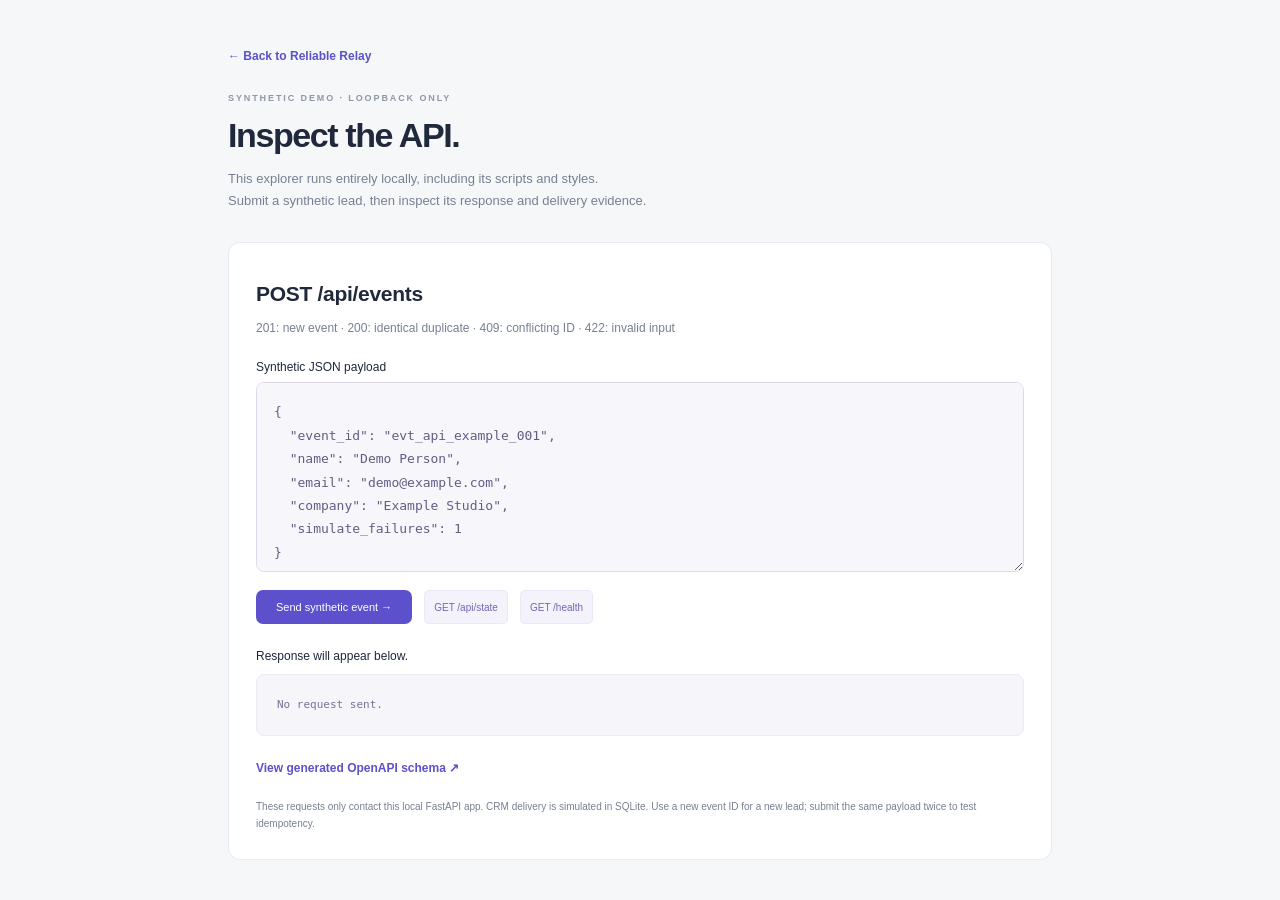
<file: static/api.html>
<!doctype html><html lang="en"><head><meta charset="utf-8"><meta name="viewport" content="width=device-width,initial-scale=1"><title>Reliable Relay · Local API explorer</title><link rel="stylesheet" href="/static/style.css"><script src="/static/docs.js" defer></script></head><body><main style="max-width:900px"><a class="primary-link" href="/">← Back to Reliable Relay</a><section class="hero" style="margin-top:30px"><div><div class="eyebrow">SYNTHETIC DEMO · LOOPBACK ONLY</div><h1>Inspect the API.</h1><p>This explorer runs entirely locally, including its scripts and styles.<br>Submit a synthetic lead, then inspect its response and delivery evidence.</p></div></section><div class="card evidence-card"><h2>POST /api/events</h2><p>201: new event · 200: identical duplicate · 409: conflicting ID · 422: invalid input</p><label for="payload" style="display:block;margin:22px 0 8px;font-size:12px">Synthetic JSON payload</label><textarea id="payload" spellcheck="false" style="width:100%;min-height:190px;padding:17px;border:1px solid #ddd9eb;border-radius:8px;color:#655c83;background:#f7f6fb;font:13px/1.8 Consolas,monospace">{
  "event_id": "evt_api_example_001",
  "name": "Demo Person",
  "email": "demo@example.com",
  "company": "Example Studio",
  "simulate_failures": 1
}</textarea><div style="display:flex;flex-wrap:wrap;gap:12px;margin:15px 0"><button id="submit" class="replay" style="width:auto;margin:0;padding:11px 20px">Send synthetic event →</button><button id="read-state" class="filter active">GET /api/state</button><button id="read-health" class="filter active">GET /health</button></div><div id="result-status" role="status" style="font-size:12px;margin-top:25px">Response will appear below.</div><pre id="result" style="max-height:450px;white-space:pre-wrap">No request sent.</pre><a class="primary-link" href="/openapi.json" target="_blank" rel="noopener">View generated OpenAPI schema ↗</a><p class="note">These requests only contact this local FastAPI app. CRM delivery is simulated in SQLite. Use a new event ID for a new lead; submit the same payload twice to test idempotency.</p></div></main></body></html>
</file>
<file: static/style.css>
:root{--bg:#f6f7f9;--paper:#fff;--ink:#20283b;--muted:#778092;--line:#e7eaf0;--indigo:#5c50cc;--green:#287e62;--rose:#bb5461;--amber:#a16b18}*{box-sizing:border-box}body{margin:0;background:var(--bg);color:var(--ink);font-family:Inter,"Segoe UI",Arial,sans-serif;font-size:14px;-webkit-font-smoothing:antialiased}button,a{-webkit-tap-highlight-color:transparent}button{font:inherit;cursor:pointer}button:focus-visible,a:focus-visible{outline:3px solid #a9a0ff;outline-offset:3px}button:disabled{opacity:.55;cursor:wait}.sidebar{width:198px;position:fixed;inset:0 auto 0 0;background:#fff;border-right:1px solid var(--line);padding:34px 20px;display:flex;flex-direction:column}.brand{display:flex;gap:12px;align-items:center;color:var(--ink);text-decoration:none;font-size:17px;line-height:1.1;letter-spacing:-.5px}.brand strong{font-size:23px}.brand-icon{position:relative;background:var(--indigo);color:#fff;width:44px;height:47px;border-radius:12px;font-size:38px;font-weight:700;line-height:45px;text-align:center}.brand-icon span{font-size:19px;position:absolute;right:5px;top:-10px}.nav-label{font-size:10px;letter-spacing:1.8px;font-weight:700;color:#9399a7;margin:52px 12px 13px}.nav{display:flex;width:100%;border:0;border-radius:8px;background:none;color:#7b8292;padding:13px 12px;text-align:left;margin:5px 0;gap:12px;font-size:13px}.nav span{font-size:16px;line-height:17px}.nav.active{background:#f0edff;color:var(--indigo);font-weight:600}.sidebar-bottom{display:flex;gap:10px;align-items:center;margin-top:auto;padding-top:20px;border-top:1px solid var(--line)}.mini-avatar{background:#ece9f8;color:#7469a7;border-radius:50%;width:31px;height:31px;display:grid;place-items:center;font-size:10px;font-weight:700}.sidebar-bottom strong{font-size:11px}.sidebar-bottom small{display:block;margin-top:4px;color:var(--muted);font-size:10px}.shell{margin-left:198px}.topbar{height:72px;display:flex;justify-content:space-between;align-items:center;padding:0 38px;background:#fff;border-bottom:1px solid var(--line)}.breadcrumb{font-size:12px;color:var(--muted)}.breadcrumb span{margin:0 14px;color:#b5bac6}.breadcrumb strong{font-weight:500;color:var(--ink)}.top-right{display:flex;align-items:center;gap:20px}.pill{border-radius:5px;font-size:9px;letter-spacing:1.2px;font-weight:700;padding:6px 8px}.demo{background:#f0edfa;color:#7764a9}.health{font-size:11px;color:#647568;display:flex;align-items:center;gap:7px}i{width:6px;height:6px;border-radius:50%;background:#47a580;display:inline-block}main{max-width:1560px;margin:0 auto;padding:35px 38px 18px}.hero{display:flex;justify-content:space-between;align-items:center;margin-bottom:30px;gap:20px}.eyebrow{font-size:9px;font-weight:700;letter-spacing:1.9px;color:#9097a6}h1{font-size:34px;letter-spacing:-1.4px;line-height:1.2;margin:12px 0}p{color:var(--muted);line-height:1.7;margin:0}.hero p{font-size:13px}.hero-note{display:flex;gap:13px;padding:20px 24px;background:#edeee9;border:1px solid #e4e6dc;border-radius:12px;max-width:332px}.hero-note strong{font-size:12px;font-weight:600}.hero-note p{font-size:11px;margin-top:6px;color:#7d8273}.spark{font-size:29px;line-height:34px;color:#8a9671}.pipeline{display:flex;align-items:center;justify-content:space-between;padding:22px 24px;background:#fff;border:1px solid var(--line);border-radius:12px;margin-bottom:30px;gap:10px}.pipeline>div{display:flex;align-items:center;gap:13px}.step-icon{display:grid;place-items:center;border:1px solid #e8e6f1;border-radius:9px;width:35px;height:38px;color:#7e72ae;background:#fbfaff;font-size:19px}.pipeline b{font-size:9px;color:#9e99af;float:left;margin:3px 7px 0 0}.pipeline strong{font-size:12px;font-weight:600}.pipeline small{display:block;font-size:10px;color:#9399a5;margin-top:5px}.connector{color:#c0c4ce;font-size:17px}.section-heading{display:flex;justify-content:space-between;align-items:center;margin-bottom:13px}h2{font-size:15px;letter-spacing:-.3px;margin:0;font-weight:650}.section-heading>span{font-size:11px;color:#9aa1ad}.scenarios{display:grid;grid-template-columns:repeat(4,minmax(0,1fr));gap:12px;margin-bottom:21px}.scenario{background:#fff;border:1px solid var(--line);text-align:left;padding:17px;border-radius:10px;transition:transform .15s,border-color .15s,box-shadow .15s}.scenario:hover{border-color:#b5abed;transform:translateY(-2px);box-shadow:0 5px 16px #222b4010}.scenario-icon{display:grid;place-items:center;width:28px;height:29px;border-radius:7px;font-size:17px;margin-bottom:14px}.green{background:#eaf4ef;color:var(--green)}.indigo{background:#efecfc;color:var(--indigo)}.amber{background:#faf2e1;color:var(--amber)}.rose{background:#fceef0;color:var(--rose)}.scenario strong{font-size:12px;font-weight:600;display:block}.scenario strong span{float:right;color:#a4a8b5}.scenario small{font-size:10px;color:#9a9fac;display:block;margin-top:6px}.metrics{display:grid;grid-template-columns:repeat(4,1fr);gap:12px;margin-bottom:25px}.metrics article{padding:17px 18px;background:#f0f2f6;border:1px solid #e8ebf0;border-radius:9px}.metrics article>span{display:block;color:#7a8291;font-size:10px;font-weight:500}.metrics strong{display:block;font-size:29px;line-height:1.1;letter-spacing:-1px;margin:9px 0;color:#38425b;font-weight:600}.metrics article:nth-child(2) strong{color:var(--green)}.metrics article:nth-child(3) strong{color:var(--indigo)}.metrics article:nth-child(4) strong{color:var(--rose)}.metrics small{color:#a2a8b4;font-size:9px}.workspace-grid{display:grid;grid-template-columns:minmax(0,1.65fr) minmax(290px,1fr);gap:18px;margin-bottom:20px;align-items:start}.card{background:#fff;border:1px solid var(--line);border-radius:12px;overflow:hidden}.card-heading{padding:21px 21px 17px;display:flex;align-items:center;justify-content:space-between;gap:10px}.card-heading p{font-size:10px;margin-top:6px}.live-badge{display:flex;align-items:center;gap:6px;background:#f2f8f5;color:#70a18b;font-size:8px;font-weight:700;letter-spacing:1px;padding:5px 7px;border-radius:4px}.live-badge i{width:4px;height:4px}.filters{display:flex;padding:0 20px 16px;gap:7px;flex-wrap:wrap}.filter{font-size:10px;border:1px solid transparent;border-radius:5px;padding:7px 9px;background:#fff;color:#9aa0ad}.filter.active{background:#f4f2fb;border-color:#ece8f7;color:#7764b6}.table-wrap{overflow-x:auto}table{width:100%;border-collapse:collapse;text-align:left}th{font-size:9px;font-weight:500;color:#9a9fac;padding:12px 18px;background:#fbfcfe;border-top:1px solid #f0f1f5;border-bottom:1px solid #f0f1f5;white-space:nowrap}td{padding:15px 18px;border-bottom:1px solid #f0f1f5;font-size:10px;white-space:nowrap;color:#8d94a3}tbody tr:last-child td{border-bottom:0}.event-row{cursor:pointer}.event-row:hover{background:#faf9fe}.event-row.selected{background:#f7f5fe}.lead-cell{display:flex;align-items:center;gap:10px}.initials{border-radius:8px;background:#f2f0fa;color:#8d7fb0;font-size:10px;font-weight:600;width:30px;height:32px;display:grid;place-items:center}.lead-info strong{display:block;font-size:11px;color:#46506a;font-weight:550}.lead-info small{display:block;font-size:9px;color:#9a9fac;font-family:Consolas,monospace;margin-top:5px}.status{font-size:9px;display:inline-block;padding:5px 7px;border-radius:5px;font-weight:500}.delivered{background:#eaf5ef;color:#458568}.queued,.retrying{background:#fff4dd;color:#b18432}.dead_letter{background:#faecee;color:#bf6a77}.attempts{font-variant-numeric:tabular-nums}.table-footer{border-top:1px solid var(--line);padding:14px 20px;display:flex;justify-content:space-between;font-size:9px;color:#a0a5b0}.text-button{background:none;border:0;color:#9a8eae;font-size:9px;padding:0}.inspector .card-heading{border-bottom:1px solid var(--line)}.inspector .eyebrow{font-size:8px;margin-bottom:8px}.receipt-icon{background:#f3f1fa;color:#8972ad;width:31px;height:32px;border-radius:8px;display:grid;place-items:center}.detail-content{padding:18px 21px}.detail-meta{display:grid;grid-template-columns:1fr 1fr;gap:16px;margin:17px 0}.detail-meta small{display:block;font-size:9px;color:#a3a7b1;margin-bottom:5px}.detail-meta strong{font-size:10px;font-weight:500;color:#656e81}.detail-id{font-family:Consolas,monospace;color:#a2a7b2;font-size:10px}.timeline-title{font-size:9px;font-weight:600;letter-spacing:1px;color:#8c93a2;padding-top:18px;border-top:1px solid #f0f1f5}.timeline{padding:15px 0 0;max-height:270px;overflow-y:auto}.timeline-item{position:relative;padding:0 0 18px 22px;margin-left:4px;border-left:1px solid #e8e6ef}.timeline-item:last-child{border-left-color:transparent;padding-bottom:5px}.timeline-item:before{content:'';position:absolute;width:7px;height:7px;border-radius:50%;background:#b4accf;left:-4px;top:3px;border:2px solid white;box-shadow:0 0 0 1px #dfdaeb}.timeline-item.delivered-item:before{background:#5aaf87}.timeline-item.dead_letter-item:before{background:#d88b98}.timeline-item strong{font-size:10px;color:#697185;font-weight:550;display:block}.timeline-item time{font-size:8px;color:#b1b5bf;float:right;font-weight:400}.timeline-item p{font-size:9px;line-height:1.6;margin-top:5px;color:#9aa0ae;max-width:95%}.replay{margin-top:14px;border:0;border-radius:7px;background:var(--indigo);color:white;width:100%;padding:11px;font-size:11px}.replay-note{font-size:9px!important;text-align:center;margin-top:7px!important}.small-tag{font-size:8px;letter-spacing:.9px;color:#9c92b4;border:1px solid #e9e4f0;border-radius:4px;padding:4px 5px;vertical-align:middle;margin-left:8px;font-weight:500}.count-chip{font-size:10px;background:#f5f6f9;color:#8e95a2;padding:6px 8px;border-radius:6px}.crm-card td{font-size:11px}.crm-id{font-family:Consolas,monospace;color:#8e80af;font-size:10px!important}.empty{padding:35px 20px;color:#a1a6b2;text-align:center;white-space:normal;line-height:1.7;font-size:12px}footer{display:flex;justify-content:space-between;padding:25px 0 5px;color:#aaaeba;font-size:9px}footer b{font-weight:500;color:#9299a8}.toast{position:fixed;bottom:25px;left:calc(50% + 99px);transform:translate(-50%,20px);background:#283346;color:#fff;border-radius:9px;padding:13px 20px;font-size:12px;box-shadow:0 10px 30px #17263e20;opacity:0;pointer-events:none;transition:.2s;z-index:20;max-width:calc(100vw - 40px);text-align:center}.toast.visible{opacity:1;transform:translate(-50%,0)}.evidence-grid{display:grid;grid-template-columns:1fr 1fr;gap:20px}.evidence-card{padding:27px}.evidence-card h2{margin:12px 0;font-size:21px}.evidence-card>p{font-size:12px}dl{font-size:12px;margin:24px 0}dt{font-weight:600;margin:20px 0 5px}dd{margin:0;color:#8e95a3;line-height:1.8}.primary-link{color:var(--indigo);font-weight:600;font-size:12px;text-decoration:none;display:inline-block;margin-top:14px}.primary-link span{margin-left:10px}.endpoint{display:grid;grid-template-columns:40px 1fr;gap:7px;padding:15px 0;border-bottom:1px solid var(--line);font-size:11px}.endpoint b{font-size:9px;color:var(--indigo)}.endpoint span{grid-column:2;color:#a3a9b4;font-size:10px}pre{background:#f5f5fa;border:1px solid #eceaf2;padding:20px;overflow:auto;border-radius:8px;font-size:11px;line-height:1.8;color:#7a7195}.note{font-size:10px!important;padding-top:23px}.error-note{font-size:11px;color:var(--rose)}
@media(min-width:1450px){main{padding:40px 48px}.topbar{padding:0 48px}.hero{margin-bottom:35px}h1{font-size:39px}.scenarios{gap:16px}.scenario{padding:20px}.metrics{gap:16px}.pipeline{padding:25px 30px}.workspace-grid{grid-template-columns:minmax(0,1.7fr) minmax(340px,1fr)}}
@media(max-width:1150px){.sidebar{width:165px;padding-left:14px;padding-right:14px}.shell{margin-left:165px}main{padding:28px 24px}.topbar{padding:0 24px}.hero-note{max-width:260px;padding:18px}.hero-note p{font-size:10px}h1{font-size:29px}.pipeline{padding:18px;gap:7px}.pipeline small{font-size:9px}.step-icon{width:28px;height:32px}.pipeline>div{gap:7px}.workspace-grid{grid-template-columns:minmax(0,1.5fr) minmax(260px,1fr)}th,td{padding-left:12px;padding-right:12px}.scenarios{gap:9px}.scenario{padding:13px}.scenario strong{font-size:11px}.toast{left:calc(50% + 82px)}}
@media(max-width:900px){.sidebar{width:76px;padding:25px 12px}.brand>span:last-child,.nav-label,.nav span+.nav-label,.sidebar-bottom{display:none}.brand-icon{width:44px}.nav{font-size:0;justify-content:center;padding:13px}.nav span{font-size:19px}.sidebar nav{margin-top:40px}.shell{margin-left:76px}.hero-note{display:none}.workspace-grid{grid-template-columns:1fr}.inspector .timeline{max-height:230px}.scenarios{grid-template-columns:repeat(2,1fr)}.evidence-grid{grid-template-columns:1fr}.toast{left:calc(50% + 38px)}.pipeline small{display:none}.section-heading>span{display:none}}
@media(max-width:560px){.sidebar{display:none}.shell{margin-left:0}.topbar{height:60px;padding:0 18px}.top-right{gap:8px}.health{font-size:9px}.pill{font-size:7px;padding:5px}.breadcrumb{font-size:10px}.breadcrumb span{margin:0 6px}main{padding:25px 16px 15px}h1{font-size:28px;letter-spacing:-1px}.hero{margin-bottom:23px}.hero .eyebrow{font-size:7px}.hero p{font-size:11px}.pipeline{padding:15px 10px;gap:5px;margin-bottom:25px}.pipeline>div{gap:5px}.pipeline b{display:none}.pipeline strong{font-size:9px}.step-icon{font-size:13px;width:23px;height:27px}.connector{font-size:12px}.metrics{grid-template-columns:repeat(2,1fr);gap:9px}.scenarios{gap:9px}.scenario{padding:14px}.scenario strong{font-size:11px}.scenario small{font-size:9px}.card-heading{padding:18px 16px}th,td{padding:13px 11px}.lead-info strong{font-size:10px}.initials{display:none}.filters{padding-left:12px;padding-right:12px;gap:3px}.filter{font-size:9px;padding:6px}.table-footer{padding:13px}.small-tag{display:block;max-width:max-content;margin:6px 0 0}.crm-card .card-heading p{max-width:210px;font-size:9px}footer{display:block;font-size:8px;line-height:1.8}footer span{display:block}.toast{left:50%;font-size:11px}.evidence-card{padding:20px}.evidence-card h2{font-size:19px}}
@media(prefers-reduced-motion:reduce){*{transition:none!important;scroll-behavior:auto!important}.scenario:hover{transform:none}}
</file>
